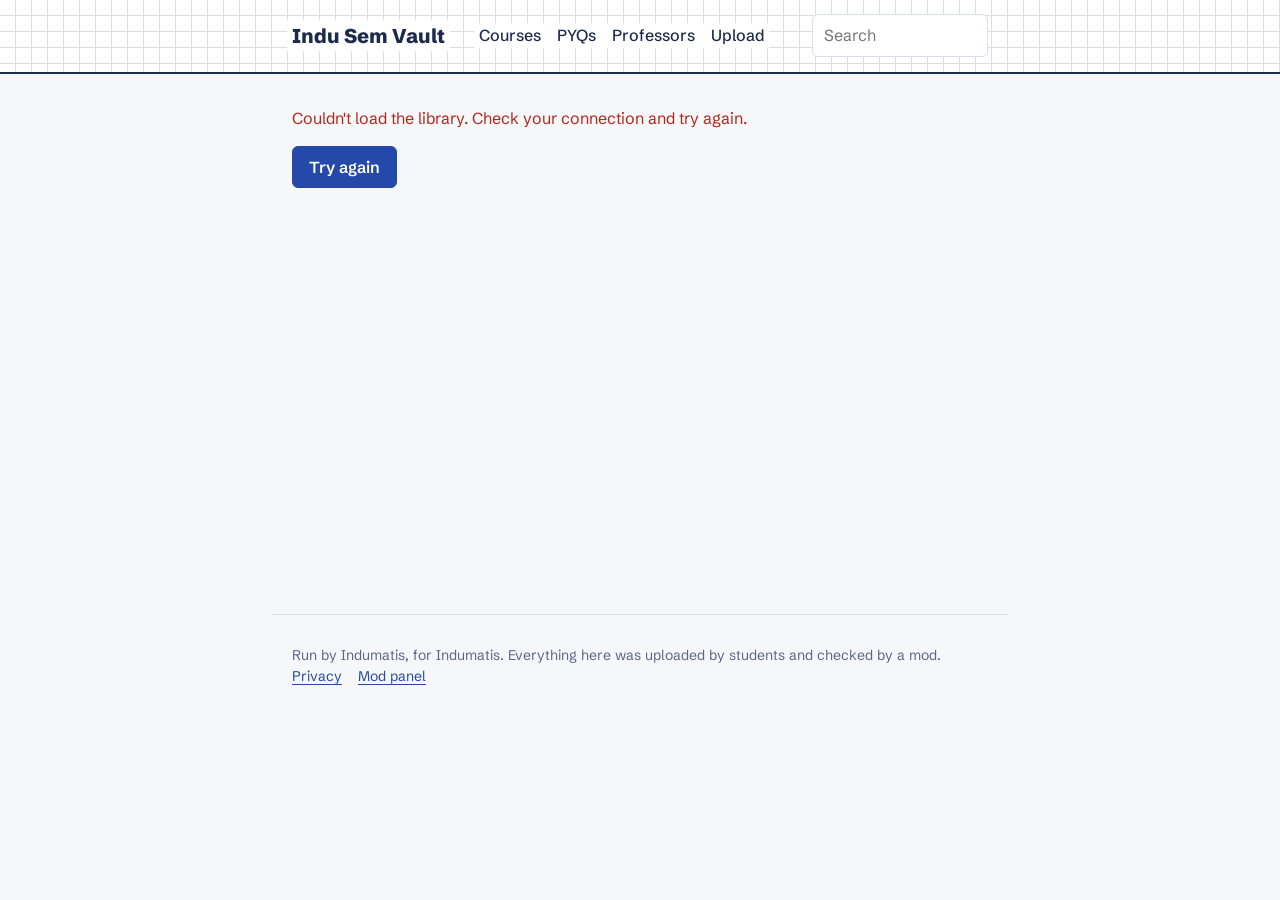
<file: site/index.html>
<!DOCTYPE html>
<html lang="en">
<head>
  <meta charset="utf-8">
  <meta name="viewport" content="width=device-width, initial-scale=1">
  <title>Indu Sem Vault</title>
  <meta name="description" content="Indu Sem Vault: one place for all academic needs. Notes, PYQs, books and professor tips from seniors, sorted by course.">
  <!-- The backend lives on script.google.com and redirects to script.googleusercontent.com: connect early. -->
  <link rel="preconnect" href="https://script.google.com" crossorigin>
  <link rel="preconnect" href="https://script.googleusercontent.com" crossorigin>
  <link rel="preconnect" href="https://fonts.googleapis.com">
  <link rel="preconnect" href="https://fonts.gstatic.com" crossorigin>
  <link rel="stylesheet" href="https://fonts.googleapis.com/css2?family=Schibsted+Grotesk:wght@400;500;600;800&display=swap">
  <link rel="stylesheet" href="css/style.css">
  <!-- Fetch every script at once instead of one import after another. -->
  <link rel="modulepreload" href="js/app.js">
  <link rel="modulepreload" href="js/api.js">
  <link rel="modulepreload" href="js/config.js">
  <link rel="modulepreload" href="js/lib/swr.js">
  <link rel="modulepreload" href="js/lib/catalog.js">
  <link rel="modulepreload" href="js/lib/profs.js">
  <link rel="modulepreload" href="js/views/item.js">
  <link rel="modulepreload" href="js/pick.js">
  <link rel="modulepreload" href="js/lib/selection.js">
  <link rel="modulepreload" href="js/lib/esc.js">
  <link rel="modulepreload" href="js/views/home.js">
  <link rel="modulepreload" href="js/views/course.js">
  <link rel="icon" href="data:image/svg+xml,%3Csvg xmlns='http://www.w3.org/2000/svg' viewBox='0 0 32 32'%3E%3Crect width='32' height='32' rx='6' fill='%231C2B4A'/%3E%3Crect x='7' y='17' width='18' height='7' fill='%23FFE15A'/%3E%3Ctext x='16' y='22' font-family='Arial' font-weight='800' font-size='15' text-anchor='middle' fill='%23fff'%3ESV%3C/text%3E%3C/svg%3E">
</head>
<body>
  <a class="skip" href="#main">Skip to content</a>
  <header class="site-header">
    <div class="wrap header-inner">
      <a class="brand" href="#/">Indu Sem Vault</a>
      <nav class="site-nav" aria-label="Main">
        <a href="#/">Courses</a>
        <a href="#/pyqs">PYQs</a>
        <a href="#/profs">Professors</a>
        <a href="#/upload">Upload</a>
      </nav>
      <form class="header-search" role="search" data-search>
        <label class="sr-only" for="header-q">Search</label>
        <input id="header-q" name="q" type="search" placeholder="Search" autocomplete="off">
      </form>
    </div>
  </header>
  <div class="preview-banner" data-preview-banner hidden>
    <p class="wrap">Preview with sample data. Downloads and uploads switch on once the site is connected to its Google backend.</p>
  </div>
  <main id="main" class="wrap" tabindex="-1"></main>
  <div class="pick-bar" data-pickbar hidden>
    <div class="wrap pick-bar-inner">
      <span class="pick-count" data-pickcount></span>
      <span class="pick-actions">
        <button class="btn" type="button" data-pickzip>Download as zip</button>
        <button class="btn btn-quiet" type="button" data-pickclear>Clear</button>
      </span>
      <p class="pick-msg" data-pickmsg role="status"></p>
    </div>
  </div>
  <footer class="site-footer wrap">
    <p>Run by Indumatis, for Indumatis. Everything here was uploaded by students and checked by a mod. <a href="privacy.html">Privacy</a> <a href="#/mod">Mod panel</a></p>
  </footer>
  <script type="module" src="js/app.js"></script>
</body>
</html>
</file>
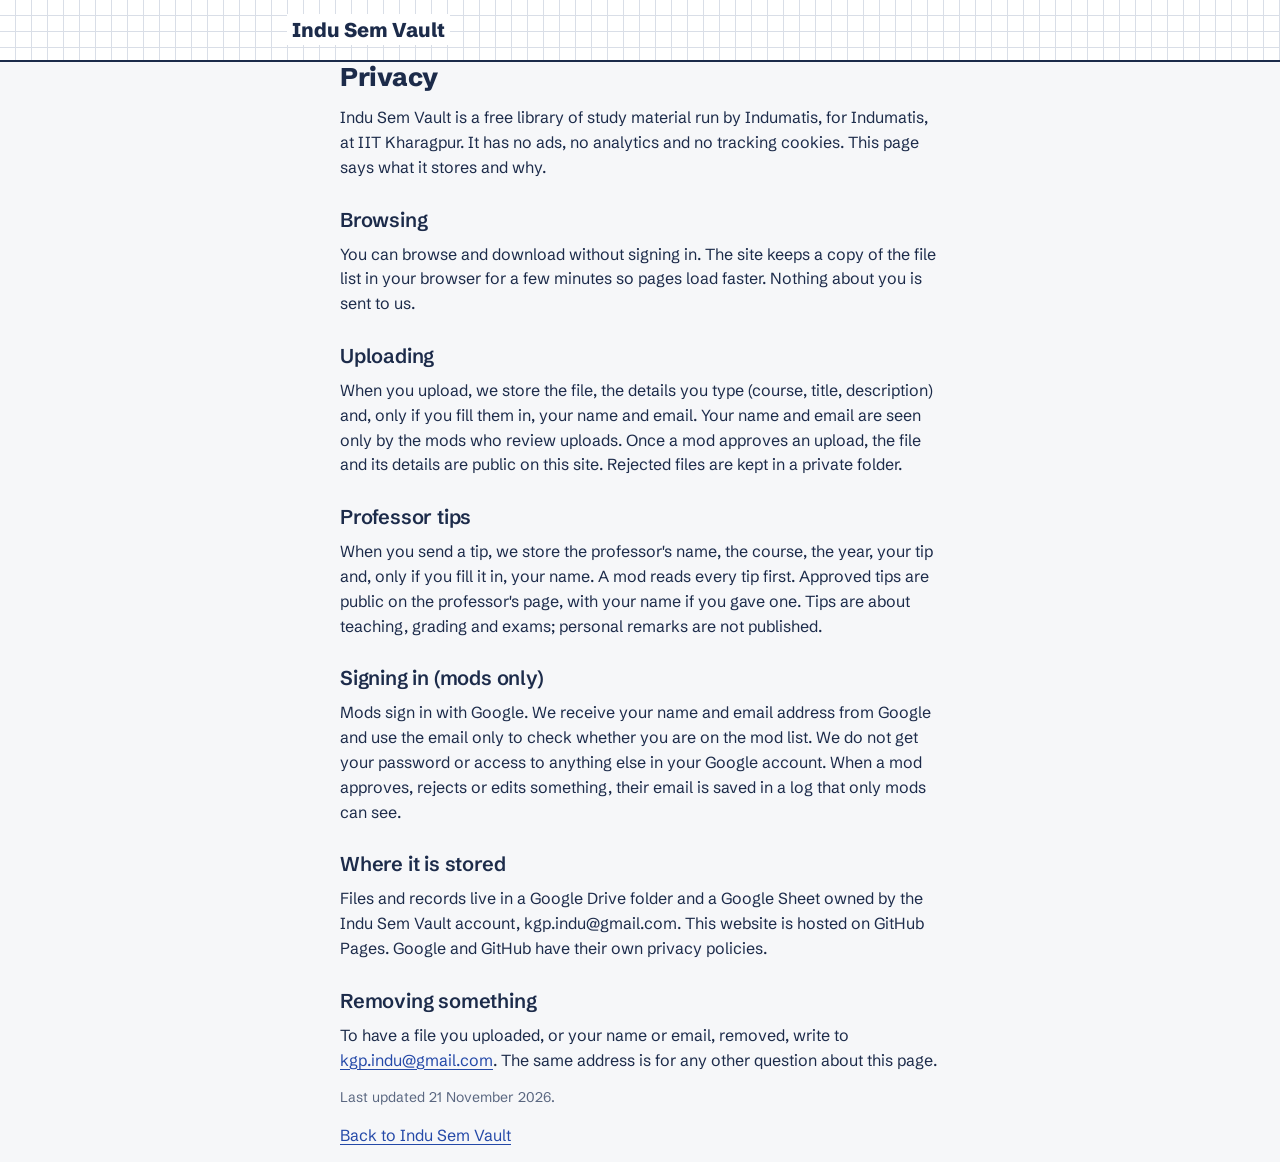
<file: site/privacy.html>
<!DOCTYPE html>
<html lang="en">
<head>
  <meta charset="utf-8">
  <meta name="viewport" content="width=device-width, initial-scale=1">
  <title>Privacy | Indu Sem Vault</title>
  <link rel="preconnect" href="https://fonts.googleapis.com">
  <link rel="preconnect" href="https://fonts.gstatic.com" crossorigin>
  <link rel="stylesheet" href="https://fonts.googleapis.com/css2?family=Schibsted+Grotesk:wght@400;500;600;800&display=swap">
  <link rel="stylesheet" href="css/style.css">
</head>
<body>
  <header class="site-header">
    <div class="wrap header-inner">
      <a class="brand" href="./">Indu Sem Vault</a>
    </div>
  </header>
  <main class="wrap prose">
    <h1>Privacy</h1>
    <p>Indu Sem Vault is a free library of study material run by Indumatis, for Indumatis, at IIT Kharagpur. It has no ads, no analytics and no tracking cookies. This page says what it stores and why.</p>

    <h2>Browsing</h2>
    <p>You can browse and download without signing in. The site keeps a copy of the file list in your browser for a few minutes so pages load faster. Nothing about you is sent to us.</p>

    <h2>Uploading</h2>
    <p>When you upload, we store the file, the details you type (course, title, description) and, only if you fill them in, your name and email. Your name and email are seen only by the mods who review uploads. Once a mod approves an upload, the file and its details are public on this site. Rejected files are kept in a private folder.</p>

    <h2>Professor tips</h2>
    <p>When you send a tip, we store the professor's name, the course, the year, your tip and, only if you fill it in, your name. A mod reads every tip first. Approved tips are public on the professor's page, with your name if you gave one. Tips are about teaching, grading and exams; personal remarks are not published.</p>

    <h2>Signing in (mods only)</h2>
    <p>Mods sign in with Google. We receive your name and email address from Google and use the email only to check whether you are on the mod list. We do not get your password or access to anything else in your Google account. When a mod approves, rejects or edits something, their email is saved in a log that only mods can see.</p>

    <h2>Where it is stored</h2>
    <p>Files and records live in a Google Drive folder and a Google Sheet owned by the Indu Sem Vault account, kgp.indu@gmail.com. This website is hosted on GitHub Pages. Google and GitHub have their own privacy policies.</p>

    <h2>Removing something</h2>
    <p>To have a file you uploaded, or your name or email, removed, write to <a href="mailto:kgp.indu@gmail.com">kgp.indu@gmail.com</a>. The same address is for any other question about this page.</p>

    <p class="section-note">Last updated 21 November 2026.</p>
    <p><a href="./">Back to Indu Sem Vault</a></p>
  </main>
</body>
</html>
</file>
<file: site/css/style.css>
:root {
  --paper: #F6F7F9;
  --white: #FFFFFF;
  --ink: #1C2B4A;
  --ink-soft: #5A6780;
  --rule: #D9DEE7;
  --action: #2449A8;
  --action-dark: #1A3680;
  --marker: #FFE15A;
  --danger: #B3261E;
  --ok: #1E6B3A;

  --font: 'Schibsted Grotesk', system-ui, -apple-system, 'Segoe UI', sans-serif;
  --step--1: 0.875rem;
  --step-0: 1rem;
  --step-1: 1.25rem;
  --step-2: 1.6rem;
  --step-3: 2.2rem;
  --radius: 6px;
  --measure: 46rem;
}

*, *::before, *::after { box-sizing: border-box; }

html { -webkit-text-size-adjust: 100%; }

body {
  margin: 0;
  background: var(--paper);
  color: var(--ink);
  font-family: var(--font);
  font-size: var(--step-0);
  line-height: 1.55;
}

a { color: var(--action); text-underline-offset: 0.18em; }
a:hover { color: var(--action-dark); }

:focus-visible { outline: 3px solid var(--action); outline-offset: 2px; border-radius: 2px; }

h1, h2, h3 { line-height: 1.2; margin: 0 0 0.5em; letter-spacing: -0.01em; }
h1 { font-size: var(--step-2); font-weight: 800; }
h2 { font-size: var(--step-1); font-weight: 600; }

.wrap { max-width: var(--measure); margin: 0 auto; padding: 0 1.25rem; }

.sr-only {
  position: absolute; width: 1px; height: 1px; overflow: hidden;
  clip: rect(0 0 0 0); white-space: nowrap;
}
.skip { position: absolute; left: -999px; top: 0; background: var(--white); padding: 0.5rem 1rem; }
.skip:focus { left: 1rem; z-index: 10; }

/* ---- Header: the only place the graph paper shows ---- */
.site-header {
  background-color: var(--white);
  background-image:
    linear-gradient(var(--rule) 1px, transparent 1px),
    linear-gradient(90deg, var(--rule) 1px, transparent 1px);
  background-size: 16px 16px;
  background-position: -1px -1px;
  border-bottom: 2px solid var(--ink);
}
.header-inner {
  display: flex; flex-wrap: wrap; align-items: center; gap: 0.5rem 1.5rem;
  padding-top: 0.9rem; padding-bottom: 0.9rem;
}
.brand {
  font-weight: 800; font-size: var(--step-1); color: var(--ink); text-decoration: none;
  background: var(--white); padding: 0 0.3rem; margin-left: -0.3rem;
}
.brand-sub { font-weight: 500; font-size: var(--step--1); color: var(--ink-soft); margin-left: 0.35rem; }
.site-nav { display: flex; gap: 1rem; background: var(--white); padding: 0 0.3rem; }
.site-nav a { color: var(--ink); text-decoration: none; font-weight: 500; }
.site-nav a[aria-current] { box-shadow: inset 0 -0.45em 0 var(--marker); }
.header-search { margin-left: auto; }
.header-search input { width: 11rem; }

input, select, textarea, button { font: inherit; color: inherit; }
input[type="search"], input[type="text"], input[type="email"], input[type="number"], select, textarea {
  background: var(--white); border: 1.5px solid var(--rule); border-radius: var(--radius);
  padding: 0.5rem 0.7rem; min-height: 2.6rem;
}
input:focus, select:focus, textarea:focus { border-color: var(--action); outline: none; box-shadow: 0 0 0 3px rgba(36, 73, 168, 0.2); }

/* ---- Buttons ---- */
.btn {
  display: inline-flex; align-items: center; justify-content: center; gap: 0.4rem;
  min-height: 2.6rem; padding: 0.45rem 1rem; border-radius: var(--radius);
  background: var(--action); color: var(--white); border: 1.5px solid var(--action);
  font-weight: 600; text-decoration: none; cursor: pointer; white-space: nowrap;
}
.btn:hover { background: var(--action-dark); border-color: var(--action-dark); color: var(--white); }
.btn-quiet { background: transparent; color: var(--action); }
.btn-quiet:hover { background: rgba(36, 73, 168, 0.08); color: var(--action-dark); }
.btn-danger { background: transparent; color: var(--danger); border-color: var(--danger); }
.btn-danger:hover { background: var(--danger); color: var(--white); border-color: var(--danger); }
.btn-small { min-height: 2.1rem; padding: 0.25rem 0.75rem; font-size: var(--step--1); }
.btn[disabled] { opacity: 0.5; cursor: not-allowed; }

main { padding-top: 2rem; padding-bottom: 3rem; min-height: 60vh; outline: none; }

/* ---- Home ---- */
.intro h1 { font-size: var(--step-3); max-width: 20ch; }
.big-search { display: flex; gap: 0.5rem; margin: 1.5rem 0 0.75rem; }
.big-search input { flex: 1; min-height: 3.1rem; font-size: var(--step-1); }
.big-search .btn { min-height: 3.1rem; }
.intro-links { color: var(--ink-soft); margin: 0 0 2.5rem; }

.sem { display: grid; grid-template-columns: 6.5rem 1fr; gap: 1rem; padding: 1.25rem 0; border-top: 1px solid var(--rule); scroll-margin-top: 1rem; }
.sem-num { font-size: 3.4rem; font-weight: 800; line-height: 0.9; font-variant-numeric: tabular-nums; margin: 0; }
.sem-num span { display: block; font-size: var(--step--1); font-weight: 600; color: var(--ink-soft); letter-spacing: 0; margin-bottom: 0.3rem; }
.course-list { list-style: none; margin: 0; padding: 0; }
.course-row {
  display: grid; grid-template-columns: 1fr auto; gap: 0 1rem; padding: 0.7rem 0.6rem;
  margin: 0 -0.6rem; border-radius: var(--radius); color: var(--ink); text-decoration: none;
}
.course-row:hover { background: var(--white); color: var(--ink); }
.course-name { font-weight: 600; font-size: var(--step-1); line-height: 1.3; }
.course-code { color: var(--ink-soft); font-size: var(--step--1); font-variant-numeric: tabular-nums; grid-row: 2; }
.course-count { color: var(--ink-soft); font-size: var(--step--1); grid-row: 1 / 3; grid-column: 2; align-self: center; }

/* ---- Course page ---- */
.crumbs { font-size: var(--step--1); margin-bottom: 0.5rem; }
.course-title { font-size: var(--step-3); margin-bottom: 0.2rem; }
.course-sub { color: var(--ink-soft); margin: 0 0 2rem; }
.section-note { color: var(--ink-soft); margin: -0.3rem 0 0.75rem; font-size: var(--step--1); }

.start-here { margin-bottom: 2rem; }
.start-here h2 { font-size: var(--step-2); font-weight: 800; }
mark { background: linear-gradient(100deg, transparent 0.15em, var(--marker) 0.2em, var(--marker) calc(100% - 0.2em), transparent calc(100% - 0.1em)); color: inherit; padding: 0 0.25em; margin: 0 -0.25em; }
.start-here .item-title {
  background-image: linear-gradient(var(--marker), var(--marker));
  background-repeat: no-repeat; background-size: 100% 0.5em; background-position: 0 88%;
  -webkit-box-decoration-break: clone; box-decoration-break: clone;
}

.items { list-style: none; margin: 0; padding: 0; }
.item {
  display: grid; grid-template-columns: 1fr auto; gap: 0.25rem 1rem; align-items: start;
  padding: 0.9rem 0; border-bottom: 1px solid var(--rule);
}
.item:first-child { border-top: 1px solid var(--rule); }
.item-title { font-weight: 600; font-size: 1.075rem; color: var(--ink); text-decoration: none; }
.item-title:hover { text-decoration: underline; color: var(--ink); }
.item-meta, .item-desc { margin: 0.1rem 0 0; color: var(--ink-soft); font-size: var(--step--1); }
.item-desc { color: var(--ink); }
.item-actions { display: flex; flex-wrap: wrap; gap: 0.4rem; justify-content: flex-end; }
.item-hint { grid-column: 1 / -1; margin: 0; font-size: 0.8rem; color: var(--ink-soft); text-align: right; }

.group { border-top: 1px solid var(--rule); }
.group:last-of-type { border-bottom: 1px solid var(--rule); }
.group summary {
  display: flex; justify-content: space-between; align-items: center; cursor: pointer;
  padding: 0.9rem 0; font-weight: 600; font-size: var(--step-1); list-style: none;
}
.group summary::-webkit-details-marker { display: none; }
.group summary::before { content: '+'; width: 1.4rem; font-weight: 500; color: var(--ink-soft); }
.group[open] summary::before { content: '−'; }
.group summary span:first-child { flex: 1; }
.group-count { color: var(--ink-soft); font-weight: 500; font-size: var(--step-0); font-variant-numeric: tabular-nums; }
.group .items { padding-bottom: 1rem; }
.group .item:first-child { border-top: none; }
.group .item:last-child { border-bottom: none; }

/* ---- PYQ archive ---- */
.filters { display: grid; grid-template-columns: repeat(4, 1fr); gap: 0.75rem; margin: 1rem 0 1.5rem; }
.filters label { display: flex; flex-direction: column; gap: 0.25rem; font-size: var(--step--1); font-weight: 600; }
.pyq-table { width: 100%; border-collapse: collapse; }
.pyq-table th { text-align: left; font-size: var(--step--1); color: var(--ink-soft); font-weight: 600; padding: 0.4rem 0.5rem; border-bottom: 2px solid var(--ink); }
.pyq-table td { padding: 0.6rem 0.5rem; border-bottom: 1px solid var(--rule); vertical-align: middle; }
.pyq-table td:first-child, .pyq-table th:first-child { padding-left: 0; }
.pyq-dl { text-align: right; padding-right: 0; }

/* ---- States ---- */
.loading, .empty { color: var(--ink-soft); padding: 1rem 0; }
.error { padding: 1rem 0; }
.error p { color: var(--danger); }
.notice { background: var(--white); border-left: 4px solid var(--marker); padding: 0.75rem 1rem; margin: 0 0 1.5rem; }
.success { border-left-color: var(--ok); }
.form-error { color: var(--danger); font-size: var(--step--1); margin: 0.25rem 0 0; }

.site-footer { padding-bottom: 2rem; color: var(--ink-soft); font-size: var(--step--1); border-top: 1px solid var(--rule); padding-top: 1rem; }

/* ---- Small screens ---- */
@media (max-width: 600px) {
  :root { --step-3: 1.8rem; --step-2: 1.4rem; }
  .header-search { margin-left: 0; width: 100%; }
  .header-search input { width: 100%; }
  .site-nav { gap: 0.9rem; }
  .sem { grid-template-columns: 1fr; gap: 0.25rem; }
  .sem-num { font-size: 2.4rem; display: flex; align-items: baseline; gap: 0.4rem; }
  .sem-num span { display: inline; margin: 0; }
  .item { grid-template-columns: 1fr; }
  .item-actions { justify-content: flex-start; }
  .item-hint { text-align: left; }
  .filters { grid-template-columns: 1fr 1fr; }
  .pyq-table thead { display: none; }
  .pyq-table, .pyq-table tbody, .pyq-table tr, .pyq-table td { display: block; width: 100%; }
  .pyq-table tr { padding: 0.75rem 0; border-bottom: 1px solid var(--rule); display: grid; grid-template-columns: 1fr 1fr 1fr; gap: 0.2rem 0.5rem; }
  .pyq-table td { border: none; padding: 0; }
  .pyq-table td[data-label="Paper"] { grid-column: 1 / -1; grid-row: 1; font-weight: 600; }
  .pyq-table td.pyq-dl { grid-column: 1 / -1; text-align: left; margin-top: 0.4rem; }
  .big-search { flex-direction: column; }
}

@media (prefers-reduced-motion: reduce) {
  * { scroll-behavior: auto !important; transition: none !important; }
}

/* The home page has its own big search box. */
body[data-view="home"] .header-search { display: none; }

/* ---- Forms (upload, mod panel) ---- */
.lede { color: var(--ink-soft); max-width: 38rem; margin: 0 0 1.5rem; }
.upload-form { display: grid; gap: 1.25rem; max-width: 36rem; }
.field { display: flex; flex-direction: column; gap: 0.35rem; border: 0; padding: 0; margin: 0; min-width: 0; }
.field > label, .field legend, .field-row label { font-weight: 600; }
.field legend { padding: 0; margin-bottom: 0.35rem; }
.field-row { display: grid; grid-template-columns: repeat(auto-fit, minmax(9rem, 1fr)); gap: 0.75rem; }
.field-row label { display: flex; flex-direction: column; gap: 0.35rem; }
.field-extra { display: flex; flex-direction: column; gap: 0.35rem; margin-top: 0.5rem; }
.field-extra[hidden], .field-row[hidden] { display: none; }
.hint { margin: 0; color: var(--ink-soft); font-size: var(--step--1); }
.optional { font-weight: 400; color: var(--ink-soft); font-size: var(--step--1); }
input[type="file"] { padding: 0.5rem; background: var(--white); border: 1.5px dashed var(--rule); border-radius: var(--radius); }
.chips { display: flex; flex-wrap: wrap; gap: 0.5rem; }
.chip input { position: absolute; opacity: 0; }
.chip span {
  display: inline-block; padding: 0.4rem 0.8rem; border: 1.5px solid var(--rule); border-radius: 999px;
  background: var(--white); cursor: pointer;
}
.chip input:checked + span { border-color: var(--ink); background: var(--marker); font-weight: 600; }
.chip input:focus-visible + span { outline: 3px solid var(--action); outline-offset: 2px; }
.hp { position: absolute; left: -9999px; }
.btn-big { min-height: 3.1rem; font-size: var(--step-1); justify-self: start; padding: 0.5rem 1.5rem; }

/* ---- Mod panel ---- */
.mod-head h1 { margin-bottom: 0.2rem; }
.link-btn { background: none; border: 0; padding: 0; color: var(--action); text-decoration: underline; cursor: pointer; font-size: inherit; }
.tabs { display: flex; gap: 0.25rem; border-bottom: 2px solid var(--ink); margin: 1rem 0 1.5rem; overflow-x: auto; }
.tabs a { padding: 0.55rem 0.9rem; color: var(--ink); text-decoration: none; font-weight: 600; white-space: nowrap; border-radius: var(--radius) var(--radius) 0 0; }
.tabs a[aria-current] { background: var(--ink); color: var(--white); }
.tab-body h2 { margin-top: 1.5rem; }
.q-card { background: var(--white); border: 1px solid var(--rule); border-left: 4px solid var(--marker); border-radius: var(--radius); padding: 1rem 1.25rem; margin-bottom: 1.25rem; }
.q-card h3 { margin: 0 0 0.2rem; font-size: var(--step-1); }
.q-card header p { margin: 0.2rem 0; }
.q-form { display: grid; grid-template-columns: 1fr 1fr; gap: 0.75rem; margin-top: 0.75rem; }
.q-form label { display: flex; flex-direction: column; gap: 0.25rem; font-weight: 600; font-size: var(--step--1); min-width: 0; }
.q-form .span, .q-form .field-row, .q-form .new-course { grid-column: 1 / -1; }
.new-course { display: grid; grid-template-columns: repeat(auto-fit, minmax(7rem, 1fr)); gap: 0.5rem; align-items: end; background: var(--paper); padding: 0.75rem; border-radius: var(--radius); }
.new-course[hidden] { display: none; }
.q-actions { display: flex; flex-wrap: wrap; gap: 0.5rem; align-items: center; }
.q-actions input { flex: 1; min-width: 10rem; }
.pick-list { list-style: none; padding: 0; margin: 0 0 1rem; }
ol.pick-list { counter-reset: pick; }
.pick-list li { display: flex; justify-content: space-between; align-items: center; gap: 1rem; padding: 0.6rem 0; border-bottom: 1px solid var(--rule); }
ol.pick-list li::before { counter-increment: pick; content: counter(pick); font-weight: 800; font-variant-numeric: tabular-nums; width: 1.5rem; flex: none; }
ol.pick-list li > span:first-of-type { flex: 1; }
.pick-actions { display: flex; gap: 0.25rem; flex: none; }
.inline-form { display: flex; flex-wrap: wrap; gap: 0.5rem; align-items: end; margin: 0.5rem 0 1rem; }
.inline-form label { display: flex; flex-direction: column; gap: 0.25rem; font-weight: 600; }
.inline-form input { min-width: 14rem; }
.inline-label { display: inline-flex; gap: 0.5rem; align-items: center; font-weight: 600; }
.lib-item { display: flex; justify-content: space-between; gap: 1rem; padding: 0.75rem 0; border-bottom: 1px solid var(--rule); }
.lib-item > form { flex: 1; }
.log-table { width: 100%; border-collapse: collapse; font-size: var(--step--1); }
.log-table th { text-align: left; color: var(--ink-soft); border-bottom: 2px solid var(--ink); padding: 0.4rem 0.5rem 0.4rem 0; }
.log-table td { border-bottom: 1px solid var(--rule); padding: 0.45rem 0.5rem 0.45rem 0; vertical-align: top; }
@media (max-width: 600px) {
  .q-form { grid-template-columns: 1fr; }
  .lib-item { flex-direction: column; gap: 0.4rem; }
  .pick-list li { flex-wrap: wrap; }
  .inline-form input { min-width: 0; flex: 1; }
}

/* Shown only while the site has no backend (sample data). */
.preview-banner { background: var(--marker); border-bottom: 1px solid var(--ink); }
.preview-banner p { margin: 0; padding: 0.5rem 1.25rem; font-size: var(--step--1); font-weight: 500; }
.preview-banner[hidden] { display: none; }

/* Plain text pages (privacy). */
.prose { max-width: 40rem; }
.prose h2 { margin-top: 1.75rem; }
.prose p { margin: 0 0 0.9rem; }
.site-footer a + a { margin-left: 0.75rem; }

/* ---- Revision 2: sections, professors, tips ---- */
.sections { margin-top: 1.5rem; }
.group[data-empty] summary span:first-child { color: var(--ink-soft); font-weight: 500; }
.group[data-empty] .empty { padding-top: 0; }
.course-profs { margin: -1rem 0 1.5rem; color: var(--ink-soft); }
h2 .group-count { font-size: var(--step-0); margin-left: 0.35rem; }

.prof-filter { width: 100%; max-width: 24rem; margin: 0.5rem 0 1rem; }
.prof-list { list-style: none; margin: 0; padding: 0; border-top: 1px solid var(--rule); }
.prof-list li { border-bottom: 1px solid var(--rule); }
.prof-list li[hidden] { display: none; }
.prof-row { display: grid; grid-template-columns: 1fr auto; gap: 0 1rem; padding: 0.75rem 0.6rem; margin: 0 -0.6rem; color: var(--ink); text-decoration: none; border-radius: var(--radius); }
.prof-row:hover { background: var(--white); color: var(--ink); }
.prof-name { font-weight: 600; font-size: var(--step-1); }
.prof-courses { color: var(--ink-soft); font-size: var(--step--1); grid-row: 2; }
.prof-row .course-count { grid-row: 1 / 3; grid-column: 2; align-self: center; }
.prof-taught { margin: 0 0 1.5rem; padding-left: 1.1rem; }
.prof-taught li { margin: 0.25rem 0; }

.tips { list-style: none; margin: 0; padding: 0; }
.tip { border-left: 4px solid var(--marker); background: var(--white); padding: 0.8rem 1rem; margin: 0 0 0.75rem; border-radius: 0 var(--radius) var(--radius) 0; }
.tip-text { margin: 0; white-space: pre-line; }
.tip .item-meta { margin-top: 0.4rem; }
.q-form textarea { width: 100%; font: inherit; }

/* ---- Courses tab ---- */
.add-course { margin: 0.5rem 0 1rem; }
.add-course > summary { list-style: none; display: inline-flex; }
.add-course > summary::-webkit-details-marker { display: none; }
.add-course[open] > summary { margin-bottom: 0.5rem; }
.pick-list li > .course-edit { flex: 1; }

/* ---- Batch upload ---- */
.up-rows { list-style: none; margin: 0; padding: 0; display: grid; gap: 0.75rem; }
.up-row { background: var(--white); border: 1px solid var(--rule); border-left: 4px solid var(--rule); border-radius: var(--radius); padding: 0.75rem 1rem; }
.up-row.is-sending { border-left-color: var(--action); }
.up-row.is-done { border-left-color: var(--ok); }
.up-row.is-error { border-left-color: var(--danger); }
.up-row-head { display: flex; justify-content: space-between; gap: 1rem; align-items: baseline; }
.up-file { font-weight: 600; overflow-wrap: anywhere; }
.up-row-grid { display: grid; grid-template-columns: repeat(auto-fit, minmax(8rem, 1fr)); gap: 0.6rem; margin-top: 0.6rem; }
.up-row-grid label { display: flex; flex-direction: column; gap: 0.25rem; font-weight: 600; font-size: var(--step--1); min-width: 0; }
.up-row-grid .span { grid-column: 1 / -1; }
.up-source { font-size: var(--step--1); }
.up-status { margin: 0.5rem 0 0; font-size: var(--step--1); color: var(--ink-soft); }
.up-row.is-error .up-status { color: var(--danger); }
.up-row.is-done .up-status { color: var(--ok); }

/* ---- Pick files and download as zip ---- */
.item { grid-template-columns: auto 1fr auto; }
.pick { display: flex; align-items: center; padding-top: 0.15rem; cursor: pointer; }
.pick input { width: 1.15rem; height: 1.15rem; accent-color: var(--action); cursor: pointer; }
.pick-all { margin: 0 0 0.25rem; font-size: var(--step--1); }
.pyq-pick { width: 2rem; }
.pick-bar { position: sticky; bottom: 0; z-index: 5; background: var(--ink); color: var(--white); box-shadow: 0 -2px 10px rgba(28, 43, 74, 0.25); }
.pick-bar[hidden] { display: none; }
.pick-bar-inner { display: flex; flex-wrap: wrap; align-items: center; gap: 0.5rem 1rem; padding-top: 0.7rem; padding-bottom: 0.7rem; }
.pick-count { font-weight: 600; }
.pick-bar .btn-quiet { color: var(--white); border-color: rgba(255, 255, 255, 0.6); }
.pick-bar .btn-quiet:hover { background: rgba(255, 255, 255, 0.12); color: var(--white); }
.pick-bar .btn { background: var(--marker); color: var(--ink); border-color: var(--marker); }
.pick-bar .btn:hover { background: #ffd21f; border-color: #ffd21f; color: var(--ink); }
.pick-bar .btn-quiet, .pick-bar .btn-quiet:hover { background: transparent; color: var(--white); border-color: rgba(255, 255, 255, 0.6); }
.pick-bar .btn-quiet:hover { background: rgba(255, 255, 255, 0.12); }
.pick-actions { display: flex; gap: 0.5rem; margin-left: auto; }
.pick-msg { flex-basis: 100%; margin: 0; font-size: var(--step--1); }
.pick-msg:empty { display: none; }
@media (max-width: 600px) {
  .item { grid-template-columns: auto 1fr; }
  .item .item-actions { grid-column: 2; }
  .pyq-table tr { grid-template-columns: auto 1fr 1fr 1fr; }
  .pyq-table td.pyq-pick { grid-row: 1 / 4; width: auto; }
  .pyq-table td[data-label="Paper"] { grid-column: 2 / -1; }
  .pyq-table td.pyq-dl { grid-column: 2 / -1; }
  .pick-actions { margin-left: 0; }
}
</file>
